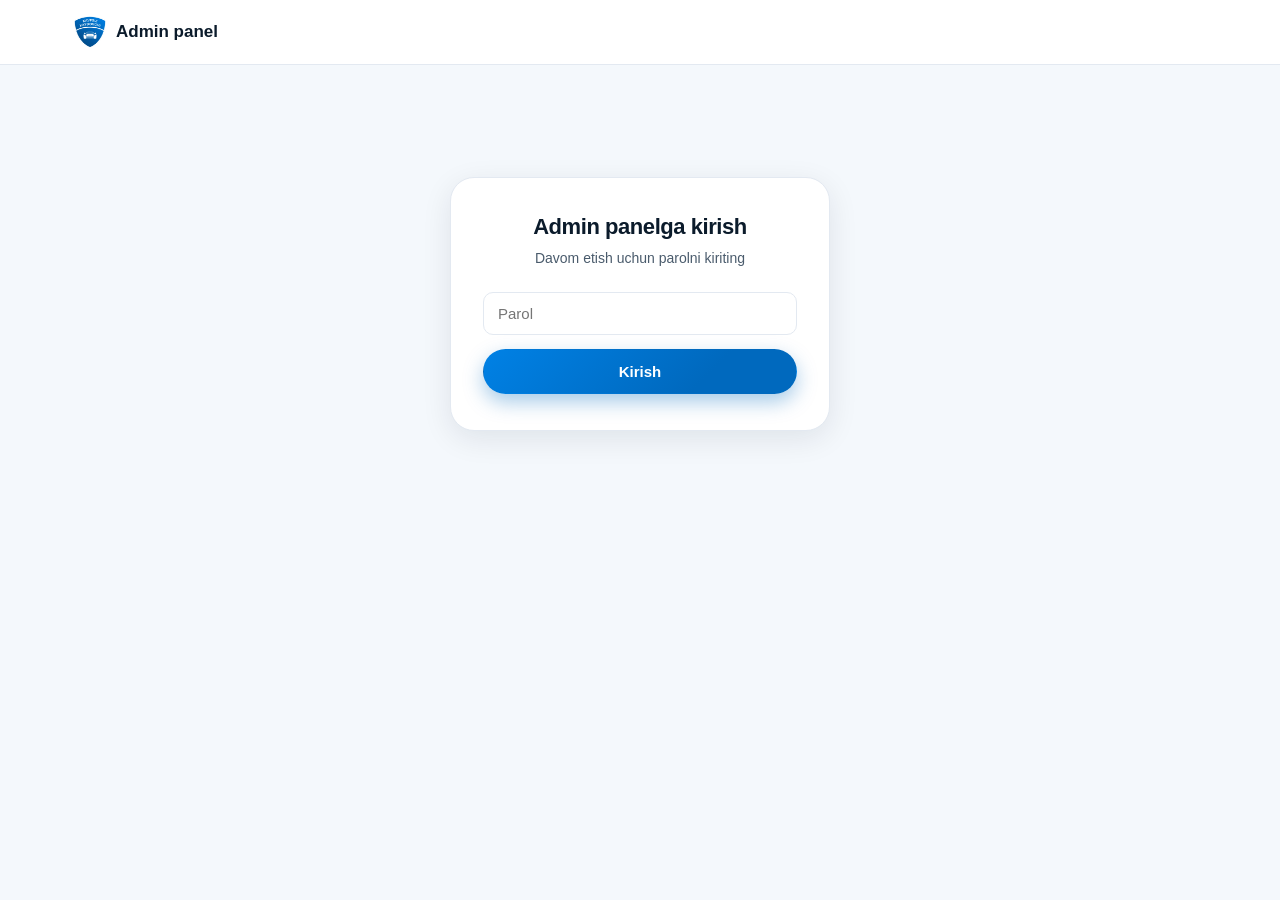
<file: admin.html>
<!DOCTYPE html>
<html lang="uz">
<head>
<meta charset="UTF-8">
<meta name="viewport" content="width=device-width, initial-scale=1.0">
<title>Admin panel — Xavfsiz Haydovchi</title>
<meta name="robots" content="noindex, nofollow">
<link rel="icon" type="image/png" sizes="32x32" href="assets/img/favicon-32.png">
<link rel="stylesheet" href="assets/css/style.css">
<link rel="stylesheet" href="assets/css/admin.css">
</head>
<body class="admin-body">

<header class="admin-header">
  <div class="container">
    <a href="index.html" class="admin-brand">
      <img src="assets/img/shield-header.png" alt="Xavfsiz Haydovchi">
      <span>Admin panel</span>
    </a>
    <span class="admin-logout" id="adminLogout" hidden>Chiqish</span>
  </div>
</header>

<main class="admin-main">
  <div class="container">

    <div class="admin-login" id="adminLogin">
      <h1>Admin panelga kirish</h1>
      <p>Davom etish uchun parolni kiriting</p>
      <form id="adminLoginForm">
        <div class="error" id="adminLoginError"></div>
        <input type="password" id="adminPasswordInput" placeholder="Parol" autocomplete="current-password" required>
        <button type="submit" class="btn btn-primary btn-block">Kirish</button>
      </form>
    </div>

    <div id="adminDashboard" hidden>
      <div class="admin-tabs">
        <button class="admin-tab active" data-panel="panelApplicants" type="button">Arizalar</button>
        <button class="admin-tab" data-panel="panelVideos" type="button">Videolar</button>
        <button class="admin-tab" data-panel="panelOptions" type="button">Sozlamalar</button>
      </div>

      <div class="admin-panel active" id="panelApplicants">
        <div class="admin-card admin-card-applicants">
          <div class="admin-card-head">
            <div>
              <h2>Ro'yxatdan o'tganlar</h2>
              <div class="admin-count" id="applicantsCount"></div>
            </div>
            <div class="admin-filters" id="applicantsFilters" hidden>
              <div class="admin-filter-search">
                <svg viewBox="0 0 24 24" width="16" height="16" fill="none" stroke="currentColor" stroke-width="2"><circle cx="11" cy="11" r="7"/><path d="M21 21l-4.3-4.3"/></svg>
                <input type="search" id="applicantsSearch" class="admin-filter-input" placeholder="Ism, telefon, manzil bo'yicha qidirish...">
              </div>
              <select id="applicantsLavozimFilter" class="admin-filter-select" hidden>
                <option value="">Barcha lavozimlar</option>
              </select>
              <select id="applicantsFilialFilter" class="admin-filter-select" hidden>
                <option value="">Barcha filiallar</option>
              </select>
              <button type="button" class="admin-filter-clear" id="applicantsFilterClear" hidden>Tozalash</button>
            </div>
          </div>
          <div id="applicantsWrap"><div class="admin-empty">Yuklanmoqda...</div></div>
        </div>
      </div>

      <div class="admin-panel" id="panelVideos">
        <div class="admin-card">
          <h2>Video qo'shish</h2>
          <form id="addVideoForm" class="admin-add-video">
            <input type="text" id="addVideoUrl" placeholder="YouTube havolasi (masalan https://youtu.be/...)" required>
            <input type="text" id="addVideoTitle" placeholder="Sarlavha (ixtiyoriy)">
            <button type="submit" class="btn btn-primary">Qo'shish</button>
          </form>
          <div class="admin-msg" id="addVideoMsg"></div>
        </div>
        <br>
        <div class="admin-card">
          <h2>Mavjud videolar</h2>
          <div class="admin-video-grid" id="videoGrid"><div class="admin-empty">Yuklanmoqda...</div></div>
        </div>
      </div>

      <div class="admin-panel" id="panelOptions">
        <div class="admin-card">
          <h2>Filiallar</h2>
          <p class="admin-card-hint">Bu yerga qo'shilgan filiallar "Jamoaga qo'shilish" formasida ko'rinadi.</p>
          <form id="addFilialForm" class="admin-add-inline">
            <input type="text" id="addFilialInput" placeholder="Yangi filial nomi" required>
            <button type="submit" class="btn btn-primary">Qo'shish</button>
          </form>
          <div class="admin-msg" id="addFilialMsg"></div>
          <div class="admin-chip-list" id="filialList"><div class="admin-empty">Yuklanmoqda...</div></div>
        </div>
        <br>
        <div class="admin-card">
          <h2>Lavozimlar</h2>
          <p class="admin-card-hint">Bu yerga qo'shilgan lavozimlar "Jamoaga qo'shilish" formasida ko'rinadi.</p>
          <form id="addLavozimForm" class="admin-add-inline">
            <input type="text" id="addLavozimInput" placeholder="Yangi lavozim nomi" required>
            <button type="submit" class="btn btn-primary">Qo'shish</button>
          </form>
          <div class="admin-msg" id="addLavozimMsg"></div>
          <div class="admin-chip-list" id="lavozimList"><div class="admin-empty">Yuklanmoqda...</div></div>
        </div>
      </div>
    </div>

  </div>
</main>

<script src="assets/js/admin.js"></script>
</body>
</html>
</file>
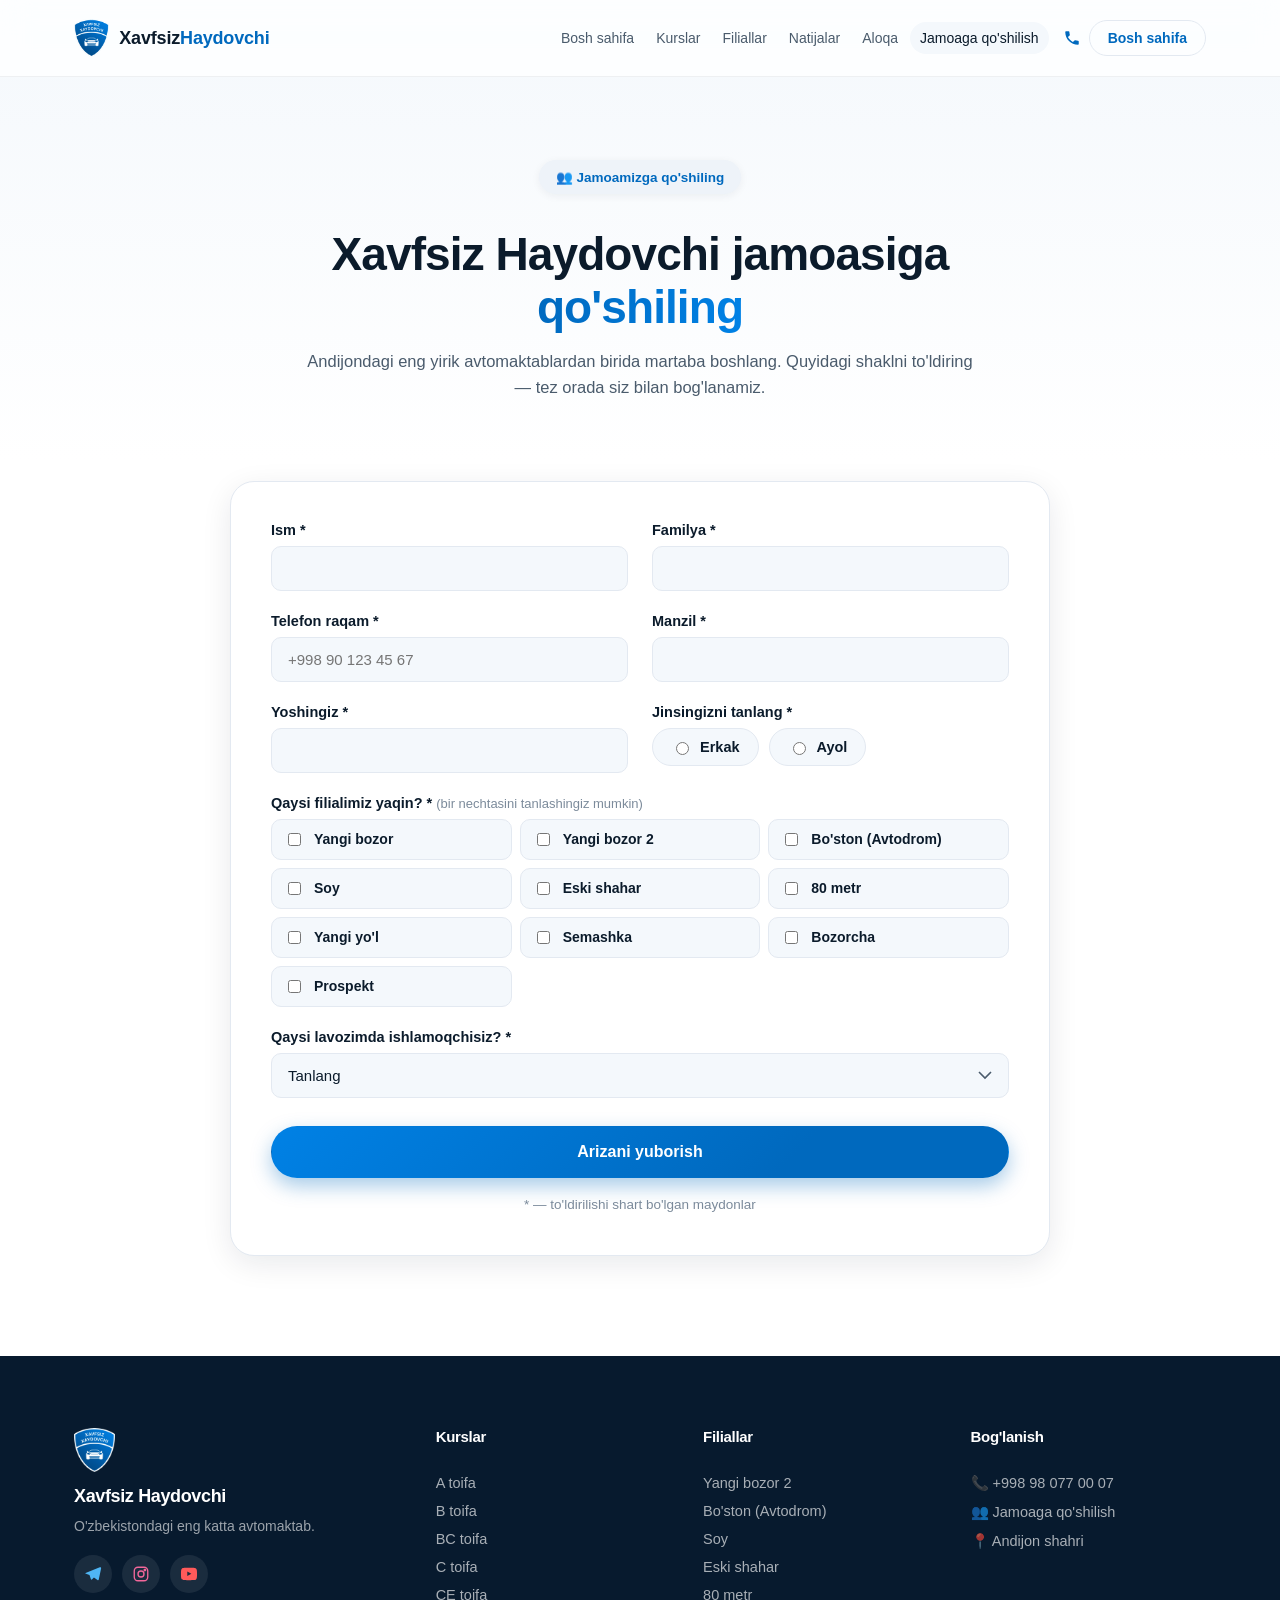
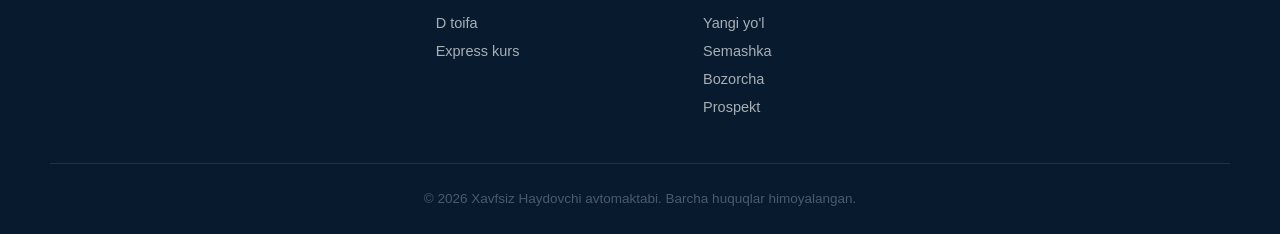
<file: jamoaga-qoshilish.html>
<!DOCTYPE html>
<html lang="uz">
<head>
<meta charset="UTF-8">
<meta name="viewport" content="width=device-width, initial-scale=1.0">
<title>Jamoaga qo'shilish — Xavfsiz Haydovchi</title>
<meta name="description" content="Xavfsiz Haydovchi avtomaktabi jamoasiga qo'shiling — amaliy va nazariy o'qituvchi, administrator, call operator, SMM menejer, mobilograf va tozalov xodimi lavozimlariga ariza qoldiring.">
<link rel="icon" type="image/png" sizes="32x32" href="assets/img/favicon-32.png">
<link rel="icon" type="image/png" sizes="256x256" href="assets/img/favicon.png">
<link rel="apple-touch-icon" href="assets/img/favicon.png">
<link rel="stylesheet" href="assets/css/style.css">
</head>
<body>

<a class="skip-link" href="#main">Asosiy kontentga o'tish</a>

<header class="site-header" id="siteHeader">
  <div class="container header-inner">
    <a href="index.html#top" class="brand">
      <img src="assets/img/shield-header.png" alt="Xavfsiz Haydovchi" class="brand-logo">
      <span class="brand-name">Xavfsiz<em>Haydovchi</em></span>
    </a>

    <nav class="nav" id="mainNav">
      <a href="index.html#top" class="nav-link">Bosh sahifa</a>
      <a href="index.html#kurslar" class="nav-link">Kurslar</a>
      <a href="index.html#filiallar" class="nav-link">Filiallar</a>
      <a href="index.html#natijalar" class="nav-link">Natijalar</a>
      <a href="index.html#aloqa" class="nav-link">Aloqa</a>
      <a href="jamoaga-qoshilish.html" class="nav-link active">Jamoaga qo'shilish</a>
    </nav>

    <div class="header-actions">
      <a href="tel:+998980770007" class="header-phone">
        <svg viewBox="0 0 24 24" class="icon"><path d="M6.6 10.8c1.4 2.8 3.8 5.1 6.6 6.6l2.2-2.2c.3-.3.7-.4 1-.2 1.1.4 2.3.6 3.6.6.6 0 1 .4 1 1V20c0 .6-.4 1-1 1-9.4 0-17-7.6-17-17 0-.6.4-1 1-1h3.5c.6 0 1 .4 1 1 0 1.2.2 2.4.6 3.6.1.4 0 .8-.3 1.1l-2.2 2.1z" fill="currentColor"/></svg>
        <span>+998 98 077 00 07</span>
      </a>
      <a href="index.html#top" class="btn btn-outline btn-sm">Bosh sahifa</a>
    </div>

    <button class="burger" id="burgerBtn" aria-label="Menyu" aria-expanded="false" aria-controls="mainNav">
      <span></span><span></span><span></span>
    </button>
  </div>
</header>

<main id="main">

  <section class="join-hero">
    <div class="container">
      <div class="join-hero-inner reveal reveal-up">
        <span class="eyebrow eyebrow-dark">👥 Jamoamizga qo'shiling</span>
        <h1>Xavfsiz Haydovchi jamoasiga <span class="text-accent">qo'shiling</span></h1>
        <p>Andijondagi eng yirik avtomaktablardan birida martaba boshlang. Quyidagi shaklni to'ldiring — tez orada siz bilan bog'lanamiz.</p>
      </div>
    </div>
  </section>

  <section class="section join-section">
    <div class="container">
      <div class="form-wrap reveal reveal-up">
        <form id="joinForm" class="form-card" novalidate>
          <div class="form-grid">

            <div class="field">
              <label for="ism">Ism *</label>
              <input type="text" id="ism" name="ism" required autocomplete="given-name">
            </div>

            <div class="field">
              <label for="familya">Familya *</label>
              <input type="text" id="familya" name="familya" required autocomplete="family-name">
            </div>

            <div class="field">
              <label for="telefon">Telefon raqam *</label>
              <input type="tel" id="telefon" name="telefon" required placeholder="+998 90 123 45 67" autocomplete="tel">
            </div>

            <div class="field">
              <label for="manzil">Manzil *</label>
              <input type="text" id="manzil" name="manzil" required autocomplete="street-address">
            </div>

            <div class="field">
              <label for="yosh">Yoshingiz *</label>
              <input type="number" id="yosh" name="yosh" required min="16" max="80" inputmode="numeric">
            </div>

            <div class="field">
              <label>Jinsingizni tanlang *</label>
              <div class="radio-row">
                <label class="radio-pill"><input type="radio" name="jins" value="Erkak" required><span>Erkak</span></label>
                <label class="radio-pill"><input type="radio" name="jins" value="Ayol" required><span>Ayol</span></label>
              </div>
            </div>

            <div class="field field-full" id="fld-filial">
              <label>Qaysi filialimiz yaqin? * <span class="field-hint">(bir nechtasini tanlashingiz mumkin)</span></label>
              <div class="checkbox-row">
                <label class="checkbox-pill"><input type="checkbox" name="filial" value="Yangi bozor"><span>Yangi bozor</span></label>
                <label class="checkbox-pill"><input type="checkbox" name="filial" value="Yangi bozor 2"><span>Yangi bozor 2</span></label>
                <label class="checkbox-pill"><input type="checkbox" name="filial" value="Bo'ston (Avtodrom)"><span>Bo'ston (Avtodrom)</span></label>
                <label class="checkbox-pill"><input type="checkbox" name="filial" value="Soy"><span>Soy</span></label>
                <label class="checkbox-pill"><input type="checkbox" name="filial" value="Eski shahar"><span>Eski shahar</span></label>
                <label class="checkbox-pill"><input type="checkbox" name="filial" value="80 metr"><span>80 metr</span></label>
                <label class="checkbox-pill"><input type="checkbox" name="filial" value="Yangi yo'l"><span>Yangi yo'l</span></label>
                <label class="checkbox-pill"><input type="checkbox" name="filial" value="Semashka"><span>Semashka</span></label>
                <label class="checkbox-pill"><input type="checkbox" name="filial" value="Bozorcha"><span>Bozorcha</span></label>
                <label class="checkbox-pill"><input type="checkbox" name="filial" value="Prospekt"><span>Prospekt</span></label>
              </div>
            </div>

            <div class="field field-full">
              <label for="lavozim">Qaysi lavozimda ishlamoqchisiz? *</label>
              <select id="lavozim" name="lavozim" required>
                <option value="" disabled selected>Tanlang</option>
                <option>Amaliy o'qituvchi</option>
                <option>Nazariy o'qituvchi</option>
                <option>Administrator</option>
                <option>Call operator</option>
                <option>SMM menejer</option>
                <option>Mobilograf</option>
                <option>Tozalov xodimi</option>
              </select>
            </div>

            <div class="field field-full conditional-field" id="fld-oldinIshlaganJoy" hidden>
              <label for="oldinIshlaganJoy">Oldin qayerda ishlagansiz? *</label>
              <textarea id="oldinIshlaganJoy" name="oldinIshlaganJoy" rows="3" placeholder="Ish joyi nomini yozing" data-required></textarea>
            </div>

            <div class="field field-full conditional-field" id="fld-shaxsiyMashina" hidden>
              <label>Shaxsiy mashinangiz bormi? *</label>
              <div class="radio-row">
                <label class="radio-pill"><input type="radio" name="shaxsiyMashina" value="Ha" data-required><span>Ha</span></label>
                <label class="radio-pill"><input type="radio" name="shaxsiyMashina" value="Yo'q" data-required><span>Yo'q</span></label>
              </div>
            </div>

            <div class="field field-full conditional-field" id="fld-toifalar" hidden>
              <label>Qaysi toifada pravaga egasiz? *</label>
              <div class="checkbox-row">
                <label class="checkbox-pill"><input type="checkbox" name="toifalar" value="A"><span>A</span></label>
                <label class="checkbox-pill"><input type="checkbox" name="toifalar" value="B"><span>B</span></label>
                <label class="checkbox-pill"><input type="checkbox" name="toifalar" value="C"><span>C</span></label>
                <label class="checkbox-pill"><input type="checkbox" name="toifalar" value="D"><span>D</span></label>
                <label class="checkbox-pill"><input type="checkbox" name="toifalar" value="E"><span>E</span></label>
              </div>
            </div>

            <div class="field field-full conditional-field" id="fld-kompyuterBiladimi" hidden>
              <label>Kompyuterdan foydalanishni bilasizmi? *</label>
              <div class="radio-row">
                <label class="radio-pill"><input type="radio" name="kompyuterBiladimi" value="Ha" data-required><span>Ha</span></label>
                <label class="radio-pill"><input type="radio" name="kompyuterBiladimi" value="Yo'q" data-required><span>Yo'q</span></label>
              </div>
            </div>

            <div class="field field-full conditional-field" id="fld-oldinSohada" hidden>
              <label>Oldin shu sohada ishlaganmisiz? *</label>
              <div class="radio-row">
                <label class="radio-pill"><input type="radio" name="oldinSohada" value="Ha" data-required><span>Ha</span></label>
                <label class="radio-pill"><input type="radio" name="oldinSohada" value="Yo'q" data-required><span>Yo'q</span></label>
              </div>
            </div>

          </div>

          <button type="submit" class="btn btn-primary btn-lg btn-block" id="submitBtn">
            <span class="btn-text">Arizani yuborish</span>
          </button>
          <p class="form-note">* — to'ldirilishi shart bo'lgan maydonlar</p>
        </form>
      </div>
    </div>
  </section>

</main>

<footer class="site-footer">
  <div class="container footer-grid">
    <div class="footer-brand">
      <img src="assets/img/shield-header.png" alt="Xavfsiz Haydovchi" class="brand-logo">
      <h3>Xavfsiz Haydovchi</h3>
      <p>O'zbekistondagi eng katta avtomaktab.</p>
      <div class="footer-social">
        <a class="social-icon-tg" href="https://t.me/s/xavfsiz_xaydovchi" target="_blank" rel="noopener" aria-label="Telegram"><svg viewBox="0 0 24 24" width="18" height="18"><path fill="currentColor" d="M21.05 3.16 2.9 10.24c-1.24.5-1.23 1.19-.23 1.5l4.65 1.45 1.8 5.48c.22.6.11.84.75.84.5 0 .72-.23 1-.5l2.4-2.33 4.7 3.47c.87.48 1.5.23 1.72-.8l3.1-14.6c.3-1.27-.48-1.84-1.74-1.6z"/><path fill="#fff" fill-opacity=".001" d="M0 0h24v24H0z"/></svg></a>
        <a class="social-icon-ig" href="https://www.instagram.com/avtomaktab_andijon/" target="_blank" rel="noopener" aria-label="Instagram"><svg viewBox="0 0 24 24" width="18" height="18" fill="none" stroke="currentColor" stroke-width="1.8"><rect x="3" y="3" width="18" height="18" rx="5"/><circle cx="12" cy="12" r="4"/><circle cx="17.2" cy="6.8" r="1"/></svg></a>
        <a class="social-icon-yt" href="https://www.youtube.com/@avtomaktab_andijon" target="_blank" rel="noopener" aria-label="YouTube"><svg viewBox="0 0 24 24" width="18" height="18"><path fill="currentColor" d="M22.5 7.2s-.2-1.6-.9-2.3c-.8-.9-1.8-.9-2.2-1C16.4 3.7 12 3.7 12 3.7h0s-4.4 0-7.4.2c-.4 0-1.4.1-2.2 1C1.7 5.6 1.5 7.2 1.5 7.2S1.3 9 1.3 10.9v2.1c0 1.9.2 3.7.2 3.7s.2 1.6.9 2.3c.8.9 1.9.9 2.4 1 1.7.2 7.2.2 7.2.2s4.4 0 7.4-.2c.4 0 1.4-.1 2.2-1 .7-.7.9-2.3.9-2.3s.2-1.9.2-3.7v-2.1c0-1.9-.2-3.7-.2-3.7zM9.7 14.6V8.7l5.5 3-5.5 2.9z"/></svg></a>
      </div>
    </div>

    <div class="footer-col">
      <h4>Kurslar</h4>
      <a href="index.html#kurslar">A toifa</a>
      <a href="index.html#kurslar">B toifa</a>
      <a href="index.html#kurslar">BC toifa</a>
      <a href="index.html#kurslar">C toifa</a>
      <a href="index.html#kurslar">CE toifa</a>
      <a href="index.html#kurslar">D toifa</a>
      <a href="index.html#kurslar">Express kurs</a>
    </div>

    <div class="footer-col">
      <h4>Filiallar</h4>
      <a href="index.html#filiallar">Yangi bozor 2</a>
      <a href="index.html#filiallar">Bo'ston (Avtodrom)</a>
      <a href="index.html#filiallar">Soy</a>
      <a href="index.html#filiallar">Eski shahar</a>
      <a href="index.html#filiallar">80 metr</a>
      <a href="index.html#filiallar">Yangi yo'l</a>
      <a href="index.html#filiallar">Semashka</a>
      <a href="index.html#filiallar">Bozorcha</a>
      <a href="index.html#filiallar">Prospekt</a>
    </div>

    <div class="footer-col">
      <h4>Bog'lanish</h4>
      <a href="tel:+998980770007">📞 +998 98 077 00 07</a>
      <a href="jamoaga-qoshilish.html">👥 Jamoaga qo'shilish</a>
      <span class="footer-address">📍 Andijon shahri</span>
    </div>
  </div>

  <div class="container footer-bottom">
    <p>© <span id="year"></span> Xavfsiz Haydovchi avtomaktabi. Barcha huquqlar himoyalangan.</p>
  </div>
</footer>

<div class="success-overlay" id="successOverlay" aria-hidden="true">
  <div class="success-card">
    <div class="success-check">
      <svg viewBox="0 0 80 80"><circle class="success-check-circle" cx="40" cy="40" r="36"/><path class="success-check-mark" d="M24 42l11 11 21-23"/></svg>
    </div>
    <h3>Ariza qabul qilindi!</h3>
    <p>Siz bilan tez orada bog'lanamiz</p>
  </div>
</div>

<button id="backToTop" class="back-to-top" aria-label="Yuqoriga">↑</button>

<script src="assets/js/main.js"></script>
<script src="assets/js/join.js"></script>

</body>
</html>
</file>
<file: assets/css/style.css>
/* =========================================================
   Xavfsiz Haydovchi — design tokens
   ========================================================= */
:root{
  --blue-bright:#0081e5;
  --blue:#0069be;
  --blue-deep:#004a87;
  --blue-ink:#00335f;
  --navy:#071a2e;
  --navy-2:#0b2545;

  --accent:#f5a623;

  --ink:#0b1b2b;
  --ink-soft:#4a5b6c;
  --ink-faint:#7c8b9b;

  --surface:#ffffff;
  --surface-alt:#f4f8fc;
  --surface-dim:#eef3f9;
  --border:#e3e9f1;

  --radius-sm:10px;
  --radius:16px;
  --radius-lg:24px;

  --shadow-sm:0 2px 8px rgba(11,27,43,.06);
  --shadow:0 8px 30px rgba(11,27,43,.09);
  --shadow-lg:0 20px 60px rgba(6,30,60,.18);

  --font: -apple-system, BlinkMacSystemFont, "SF Pro Display", "SF Pro Text", "Segoe UI", Roboto, Helvetica, Arial, sans-serif;

  --container:1180px;
  --ease:cubic-bezier(.16,1,.3,1);
}

*,*::before,*::after{box-sizing:border-box;}
html{scroll-behavior:smooth; scroll-padding-top:88px;}
body{
  margin:0;
  font-family:var(--font);
  color:var(--ink);
  background:var(--surface);
  -webkit-font-smoothing:antialiased;
  text-rendering:optimizeLegibility;
  overflow-x:hidden;
}
img{max-width:100%; display:block;}
a{color:inherit; text-decoration:none;}
ul{list-style:none; margin:0; padding:0;}
h1,h2,h3,h4{margin:0; line-height:1.15; letter-spacing:-0.02em; font-weight:700;}
p{margin:0; color:var(--ink-soft); line-height:1.6;}

.container{
  max-width:var(--container);
  margin:0 auto;
  padding:0 24px;
}

.skip-link{
  position:absolute; left:-999px; top:0; background:var(--blue); color:#fff;
  padding:12px 18px; border-radius:0 0 8px 0; z-index:9999;
}
.skip-link:focus{ left:0; }

/* =========================================================
   Page loader
   ========================================================= */
.page-loader{
  position:fixed; inset:0; z-index:9999;
  background:linear-gradient(135deg, var(--navy), var(--blue-deep));
  display:flex; align-items:center; justify-content:center;
  transition:opacity .5s ease, visibility .5s ease;
}
.page-loader img{ width:72px; animation:loaderPulse 1.1s ease-in-out infinite; }
.page-loader.is-hidden{ opacity:0; visibility:hidden; pointer-events:none; }
@keyframes loaderPulse{
  0%,100%{ transform:scale(1); opacity:1; }
  50%{ transform:scale(1.12); opacity:.7; }
}

/* =========================================================
   Buttons
   ========================================================= */
.btn{
  display:inline-flex; align-items:center; justify-content:center; gap:8px;
  font-family:var(--font); font-weight:600; font-size:15px;
  padding:13px 24px; border-radius:999px; border:1.5px solid transparent;
  cursor:pointer; transition:transform .2s var(--ease), box-shadow .2s var(--ease), background .2s ease, border-color .2s ease, color .2s ease;
  white-space:nowrap; position:relative;
}
.btn:active{ transform:scale(.96); }
.btn:hover{ transform:translateY(-2px); }
.btn-primary{
  background:linear-gradient(135deg, var(--blue-bright), var(--blue) 70%);
  color:#fff;
  box-shadow:0 8px 20px rgba(0,105,190,.35);
}
.btn-primary:hover{ box-shadow:0 14px 30px rgba(0,105,190,.48); }
.btn-outline{
  background:transparent; color:var(--blue); border-color:var(--border);
}
.btn-outline:hover{ border-color:var(--blue); background:var(--surface-alt); }
.btn-ghost{
  background:rgba(255,255,255,.08); color:var(--ink); border-color:var(--border);
}
.btn-ghost:hover{ background:var(--surface-alt); }
.btn-ghost-light{
  background:rgba(255,255,255,.12); color:#fff; border-color:rgba(255,255,255,.35);
}
.btn-ghost-light:hover{ background:rgba(255,255,255,.2); }
.btn-sm{ padding:9px 18px; font-size:14px; }
.btn-lg{ padding:16px 30px; font-size:16px; }
.btn-block{ width:100%; }

.btn-pulse::after{
  content:""; position:absolute; inset:0; border-radius:999px;
  box-shadow:0 0 0 0 rgba(0,105,190,.5);
  animation:btnPulse 2.4s ease-out infinite;
  pointer-events:none;
}
@keyframes btnPulse{
  0%{ box-shadow:0 0 0 0 rgba(0,105,190,.45); }
  70%{ box-shadow:0 0 0 16px rgba(0,105,190,0); }
  100%{ box-shadow:0 0 0 0 rgba(0,105,190,0); }
}

/* =========================================================
   Header
   ========================================================= */
.site-header{
  position:fixed; top:0; left:0; right:0; z-index:1000;
  background:rgba(255,255,255,.78);
  backdrop-filter:saturate(180%) blur(14px);
  -webkit-backdrop-filter:saturate(180%) blur(14px);
  border-bottom:1px solid rgba(11,27,43,.06);
  transition:transform .35s var(--ease), box-shadow .35s ease;
}
.site-header.header-hidden{ transform:translateY(-100%); }
.site-header.scrolled{ box-shadow:0 2px 20px rgba(11,27,43,.06); }
.header-inner{
  display:flex; align-items:center; gap:24px;
  height:76px;
}
.brand{ display:flex; align-items:center; gap:10px; margin-right:auto; }
.brand-logo{ height:38px; width:auto; transition:transform .3s var(--ease); }
.brand:hover .brand-logo{ transform:rotate(-6deg) scale(1.06); }
.brand-name{ font-weight:700; font-size:18px; letter-spacing:-0.01em; }
.brand-name em{ font-style:normal; color:var(--blue); }

.nav{ display:flex; align-items:center; gap:8px; }
.nav-link{
  padding:10px 14px; border-radius:999px; font-weight:500; font-size:14.5px;
  color:var(--ink-soft); transition:background .15s ease, color .15s ease; position:relative;
}
.nav-link:hover, .nav-link.active{ background:var(--surface-alt); color:var(--ink); }

.header-actions{ display:flex; align-items:center; gap:14px; }
.header-phone{
  display:flex; align-items:center; gap:8px; font-weight:600; font-size:14.5px; color:var(--ink);
}
.header-phone .icon{ width:18px; height:18px; color:var(--blue); }

.burger{
  display:none; flex-direction:column; justify-content:center; gap:5px;
  width:40px; height:40px; border:none; background:none; cursor:pointer; padding:0;
}
.burger span{
  display:block; width:22px; height:2px; background:var(--ink); margin:0 auto;
  transition:transform .25s ease, opacity .25s ease;
}
.burger[aria-expanded="true"] span:nth-child(1){ transform:translateY(7px) rotate(45deg); }
.burger[aria-expanded="true"] span:nth-child(2){ opacity:0; }
.burger[aria-expanded="true"] span:nth-child(3){ transform:translateY(-7px) rotate(-45deg); }

/* =========================================================
   Hero
   ========================================================= */
.hero{
  position:relative;
  padding:168px 0 96px;
  overflow:hidden;
  background:linear-gradient(180deg, var(--surface-alt) 0%, #fff 100%);
}
.hero-bg{ position:absolute; inset:0; z-index:0; }
.hero-blob{
  position:absolute; border-radius:50%; filter:blur(60px); opacity:.35;
  animation:blobDrift 16s var(--ease) infinite alternate;
}
.hero-blob-1{
  width:520px; height:520px; top:-180px; right:-120px;
  background:radial-gradient(circle at 30% 30%, var(--blue-bright), transparent 70%);
}
.hero-blob-2{
  width:420px; height:420px; bottom:-200px; left:-160px;
  background:radial-gradient(circle at 30% 30%, var(--blue-deep), transparent 70%);
  opacity:.2; animation-duration:20s; animation-delay:-4s;
}
.hero-blob-3{
  width:300px; height:300px; top:30%; left:38%;
  background:radial-gradient(circle at 40% 40%, var(--accent), transparent 70%);
  opacity:.12; animation-duration:24s; animation-delay:-9s;
}
@keyframes blobDrift{
  0%{ transform:translate(0,0) scale(1); }
  50%{ transform:translate(-24px, 22px) scale(1.08); }
  100%{ transform:translate(18px,-16px) scale(.96); }
}
.hero-grid{
  position:absolute; inset:0;
  background-image:
    linear-gradient(rgba(11,27,43,.035) 1px, transparent 1px),
    linear-gradient(90deg, rgba(11,27,43,.035) 1px, transparent 1px);
  background-size:56px 56px;
  mask-image:radial-gradient(ellipse 70% 60% at 50% 20%, black, transparent 75%);
}
.hero-particles{ position:absolute; inset:0; overflow:hidden; }
.hero-particles span{
  position:absolute; bottom:-10%; width:5px; height:5px; border-radius:50%;
  background:var(--blue-bright); opacity:.35;
  animation:particleRise linear infinite;
}
@keyframes particleRise{
  0%{ transform:translateY(0) translateX(0); opacity:0; }
  10%{ opacity:.5; }
  90%{ opacity:.3; }
  100%{ transform:translateY(-620px) translateX(var(--drift, 40px)); opacity:0; }
}

.hero-inner{
  position:relative; z-index:1;
  display:grid; grid-template-columns:1.05fr .95fr; gap:48px; align-items:center;
}

.eyebrow{
  display:inline-flex; align-items:center; gap:6px;
  background:#fff; border:1px solid var(--border);
  padding:8px 16px; border-radius:999px; font-size:13.5px; font-weight:600; color:var(--blue);
  box-shadow:var(--shadow-sm);
}
.eyebrow-dark{ background:var(--surface-dim); border-color:transparent; margin-bottom:16px; }

.hero-copy h1{
  font-size:clamp(36px, 5vw, 58px);
  margin:20px 0 20px;
  color:var(--ink);
}
.text-accent{
  background:linear-gradient(100deg, var(--blue), var(--blue-bright), var(--blue));
  background-size:200% auto;
  -webkit-background-clip:text; background-clip:text; color:transparent;
  animation:shine 6s linear infinite;
}
@keyframes shine{
  0%{ background-position:0% 50%; }
  100%{ background-position:200% 50%; }
}
.hero-lead{ font-size:18px; max-width:520px; margin-bottom:32px; }
.hero-cta{ display:flex; gap:14px; flex-wrap:wrap; margin-bottom:36px; }

.hero-trust{ display:flex; gap:28px; flex-wrap:wrap; }
.hero-trust li{ font-size:14px; color:var(--ink-soft); }
.hero-trust strong{ color:var(--ink); font-weight:700; }

.hero-art{ position:relative; display:flex; align-items:center; justify-content:center; min-height:420px; }
.hero-art-inner{ position:relative; display:flex; align-items:center; justify-content:center; width:100%; height:100%; transition:transform .25s var(--ease); }
.hero-art-glow{
  position:absolute; width:380px; height:380px; border-radius:50%;
  background:radial-gradient(circle, rgba(0,129,229,.28), transparent 70%);
  filter:blur(10px);
  animation:glowPulse 4s ease-in-out infinite;
}
@keyframes glowPulse{
  0%,100%{ transform:scale(1); opacity:1; }
  50%{ transform:scale(1.1); opacity:.75; }
}
.hero-art-ring{
  position:absolute; width:340px; height:340px; border-radius:50%;
  border:1.5px dashed rgba(0,105,190,.25);
  animation:ringSpin 30s linear infinite;
}
@keyframes ringSpin{ to{ transform:rotate(360deg); } }
.hero-shield{
  position:relative; width:min(320px, 74%);
  filter:drop-shadow(0 30px 50px rgba(0,74,135,.35));
  animation:float 6s ease-in-out infinite;
  will-change:transform;
}
@keyframes float{ 0%,100%{ transform:translateY(0) rotate(0deg);} 50%{ transform:translateY(-16px) rotate(1.5deg);} }

.float-card{
  position:absolute; display:flex; align-items:center; gap:10px;
  background:#fff; border-radius:16px; padding:12px 16px;
  box-shadow:var(--shadow-lg); border:1px solid var(--border);
  font-size:12.5px;
}
.float-card strong{ display:block; font-size:15px; color:var(--ink); }
.float-card small{ color:var(--ink-faint); }
.float-card-icon{ font-size:18px; }
.float-card-1{ top:8%; left:-4%; animation:float 5s ease-in-out infinite; }
.float-card-2{ bottom:10%; right:-6%; animation:float 5.5s ease-in-out infinite reverse; }

.hero-scroll-cue{
  position:relative; z-index:1; display:flex; justify-content:center; margin-top:56px;
}
.hero-scroll-cue span{
  width:26px; height:42px; border:1.5px solid var(--ink-faint); border-radius:14px; position:relative; display:block;
}
.hero-scroll-cue span::before{
  content:""; position:absolute; top:8px; left:50%; width:4px; height:8px; border-radius:2px;
  background:var(--blue); transform:translateX(-50%);
  animation:scrollCue 1.8s ease infinite;
}
@keyframes scrollCue{
  0%{ opacity:1; top:8px; }
  70%{ opacity:0; top:20px; }
  100%{ opacity:0; top:8px; }
}

/* =========================================================
   Entrance animation (hero, on load)
   ========================================================= */
.anim-in{
  opacity:0; transform:translateY(26px);
  animation:animIn .8s var(--ease) forwards;
  animation-delay:calc(var(--d, 0) * .12s + .1s);
}
@keyframes animIn{ to{ opacity:1; transform:translateY(0); } }

/* =========================================================
   Stats
   ========================================================= */
.stats{
  background:linear-gradient(120deg, var(--navy) 0%, var(--blue-ink) 55%, var(--blue-deep) 100%);
  padding:52px 0;
}
.stats-grid{
  display:grid; grid-template-columns:repeat(4, 1fr); gap:24px;
}
.stat-tile{
  display:flex; flex-direction:column; align-items:flex-start; gap:6px;
  color:#fff; padding:0 20px; border-left:1px solid rgba(255,255,255,.14);
}
.stat-tile:first-child{ border-left:none; padding-left:0; }
.stat-num{ font-size:40px; font-weight:800; letter-spacing:-0.02em; color:#fff; }
.stat-label{ font-size:14px; color:rgba(255,255,255,.72); }
.stat-tile-text{ justify-content:center; }
.stat-icon{ font-size:28px; margin-bottom:4px; }

/* =========================================================
   Sections
   ========================================================= */
.section{ padding:100px 0; }
.section-alt{ background:var(--surface-alt); }
.section-head{ max-width:640px; margin:0 auto 56px; text-align:center; }
.section-head h2{ font-size:clamp(28px, 3.4vw, 38px); margin-bottom:14px; }
.section-head p{ font-size:16.5px; }
.section-head .eyebrow-dark{ display:inline-flex; }

/* Why us */
.features-grid{ display:grid; grid-template-columns:repeat(4, 1fr); gap:24px; }
.feature-card{
  background:#fff; border:1px solid var(--border); border-radius:var(--radius);
  padding:32px 26px; transition:transform .35s var(--ease), box-shadow .35s var(--ease), border-color .35s ease;
}
.feature-card:hover{ transform:translateY(-8px); box-shadow:var(--shadow-lg); border-color:transparent; }
.feature-icon{
  width:52px; height:52px; display:flex; align-items:center; justify-content:center;
  font-size:24px; border-radius:14px;
  background:linear-gradient(135deg, var(--blue-bright), var(--blue));
  margin-bottom:18px; transition:transform .35s var(--ease);
}
.feature-card:hover .feature-icon{ transform:scale(1.12) rotate(-6deg); }
.feature-card h3{ font-size:17px; margin-bottom:10px; }
.feature-card p{ font-size:14.5px; }

/* Courses */
.courses-grid{ display:grid; grid-template-columns:repeat(4, 1fr); gap:22px; }
.course-card{
  position:relative;
  background:#fff; border:1px solid var(--border); border-radius:var(--radius);
  padding:28px 24px; display:flex; flex-direction:column; gap:16px;
  transition:transform .35s var(--ease), box-shadow .35s var(--ease), border-color .35s ease;
}
.course-card::before{
  content:""; position:absolute; inset:0; border-radius:inherit; background:linear-gradient(115deg, transparent 40%, rgba(0,129,229,.14) 50%, transparent 60%);
  background-size:250% 250%; background-position:120% 0; opacity:0; transition:opacity .3s ease;
  pointer-events:none;
}
.course-card:hover{ transform:translateY(-8px); box-shadow:var(--shadow-lg); border-color:transparent; }
.course-card:hover::before{ opacity:1; animation:sheen 1.1s ease; }
@keyframes sheen{
  0%{ background-position:120% 0; }
  100%{ background-position:-20% 0; }
}
.course-card-featured{
  background:linear-gradient(160deg, #fff 0%, var(--surface-alt) 100%);
  border-color:var(--blue-bright);
  box-shadow:0 12px 34px rgba(0,105,190,.16);
}
.course-ribbon{
  position:absolute; top:-12px; left:24px;
  background:var(--blue); color:#fff; font-size:12px; font-weight:700;
  padding:5px 12px; border-radius:999px; box-shadow:var(--shadow-sm);
}
.course-ribbon-accent{ background:var(--accent); }
.course-top{ display:flex; align-items:center; gap:10px; }
.course-badge{
  width:38px; height:38px; border-radius:10px; display:flex; align-items:center; justify-content:center;
  font-weight:800; font-size:14px; color:#fff;
  background:linear-gradient(135deg, var(--blue-bright), var(--blue-deep));
  transition:transform .35s var(--ease);
}
.course-card:hover .course-badge{ transform:scale(1.1) rotate(-8deg); }
.course-type{ font-size:13px; color:var(--ink-faint); font-weight:500; }
.course-card h3{ font-size:20px; }
.course-price{ font-size:24px; font-weight:800; color:var(--ink); }
.course-price span{ font-size:14px; font-weight:500; color:var(--ink-faint); }

/* Branches */
.branches-layout{ display:grid; grid-template-columns:.9fr 1.1fr; gap:24px; align-items:stretch; }
.branches-list{ display:flex; flex-direction:column; gap:12px; }
.branch-card{
  display:flex; align-items:center; gap:14px;
  background:#fff; border:1px solid var(--border); border-radius:14px;
  padding:16px 18px; transition:border-color .2s ease, box-shadow .2s ease, transform .2s var(--ease);
}
.branch-card:hover{ border-color:var(--blue-bright); box-shadow:var(--shadow-sm); transform:translateX(6px); }
.branch-pin{ font-size:20px; }
.branch-name{ font-weight:600; flex:1; }
.branch-name small{ color:var(--ink-faint); font-weight:500; }
.branch-go{ font-size:13px; color:var(--blue); font-weight:600; white-space:nowrap; }
.branches-map{
  border-radius:var(--radius); overflow:hidden; border:1px solid var(--border);
  min-height:420px; box-shadow:var(--shadow-sm);
}
.branches-map iframe{ width:100%; height:100%; min-height:420px; border:0; }

/* Social */
.social-grid{ display:grid; grid-template-columns:repeat(3, 1fr); gap:24px; }
.social-card{
  background:#fff; border:1px solid var(--border); border-radius:var(--radius);
  padding:32px 26px; transition:transform .35s var(--ease), box-shadow .35s var(--ease);
}
.social-card:hover{ transform:translateY(-8px); box-shadow:var(--shadow); }
.social-icon{
  width:52px; height:52px; display:flex; align-items:center; justify-content:center;
  font-size:24px; border-radius:14px; margin-bottom:18px; background:var(--surface-alt);
  transition:transform .35s var(--ease);
}
.social-card:hover .social-icon{ transform:scale(1.12) rotate(6deg); }
.social-card h3{ font-size:18px; margin-bottom:8px; }
.social-card p{ font-size:14.5px; margin-bottom:16px; }
.social-link{ font-size:14px; font-weight:700; color:var(--blue); }
.social-icon svg{ display:block; }
.social-icon-tg{ color:#29a9eb; }
.social-icon-ig{ color:#e1306c; }
.social-icon-yt{ color:#ff0000; }

/* CTA */
.cta-section{
  position:relative; overflow:hidden;
  background:linear-gradient(120deg, var(--blue-deep) 0%, var(--navy) 100%);
  padding:90px 0;
}
.cta-bg{
  position:absolute; inset:-40%; z-index:0;
  background:radial-gradient(circle at 30% 30%, rgba(0,129,229,.35), transparent 60%),
             radial-gradient(circle at 70% 70%, rgba(245,166,35,.14), transparent 55%);
  animation:blobDrift 18s var(--ease) infinite alternate;
}
.cta-inner{ position:relative; z-index:1; text-align:center; max-width:640px; margin:0 auto; }
.cta-inner h2{ color:#fff; font-size:clamp(26px,3.2vw,36px); margin-bottom:14px; }
.cta-inner p{ color:rgba(255,255,255,.78); margin-bottom:32px; font-size:16.5px; }
.cta-actions{ display:flex; gap:14px; justify-content:center; flex-wrap:wrap; }

/* =========================================================
   Footer
   ========================================================= */
.site-footer{ background:var(--navy); color:rgba(255,255,255,.75); padding:72px 0 0; }
.footer-grid{
  display:grid; grid-template-columns:1.4fr 1fr 1fr 1fr; gap:32px;
  padding-bottom:48px; border-bottom:1px solid rgba(255,255,255,.1);
}
.footer-brand .brand-logo{ height:44px; margin-bottom:14px; }
.footer-brand h3{ color:#fff; font-size:18px; margin-bottom:8px; }
.footer-brand p{ color:rgba(255,255,255,.6); font-size:14px; margin-bottom:18px; }
.footer-social{ display:flex; gap:10px; }
.footer-social a{
  width:38px; height:38px; border-radius:50%; background:rgba(255,255,255,.08);
  display:flex; align-items:center; justify-content:center; font-size:16px;
  transition:background .2s ease, transform .2s var(--ease);
}
.footer-social a:hover{ background:var(--blue); transform:translateY(-3px); }
.footer-social a{ color:rgba(255,255,255,.85); }
.footer-social a:hover{ color:#fff; }
.footer-social a.social-icon-tg{ color:#4fb6f5; }
.footer-social a.social-icon-ig{ color:#f2679a; }
.footer-social a.social-icon-yt{ color:#ff5a5a; }
.footer-social a.social-icon-tg:hover,
.footer-social a.social-icon-ig:hover,
.footer-social a.social-icon-yt:hover{ color:#fff; }
.footer-col h4{ color:#fff; font-size:15px; margin-bottom:18px; }
.footer-col{ display:flex; flex-direction:column; gap:12px; font-size:14.5px; }
.footer-col a{ color:rgba(255,255,255,.65); transition:color .15s ease; }
.footer-col a:hover{ color:#fff; }
.footer-address{ color:rgba(255,255,255,.65); }
.footer-bottom{ padding:24px; text-align:center; font-size:13.5px; color:rgba(255,255,255,.45); }

/* =========================================================
   Mobile sticky bar / back to top
   ========================================================= */
.mobile-bar{
  display:none; position:fixed; bottom:0; left:0; right:0; z-index:900;
  background:#fff; border-top:1px solid var(--border);
  padding:10px 14px; gap:10px;
  box-shadow:0 -6px 20px rgba(11,27,43,.08);
  padding-bottom:calc(10px + env(safe-area-inset-bottom));
}
.mobile-bar-btn{
  flex:1; text-align:center; padding:12px; border-radius:12px; font-weight:600; font-size:14px;
  background:var(--surface-alt); color:var(--ink);
}
.mobile-bar-btn-primary{ background:var(--blue); color:#fff; }

.back-to-top{
  position:fixed; right:20px; bottom:20px; z-index:900;
  width:44px; height:44px; border-radius:50%; border:1px solid var(--border);
  background:#fff; color:var(--blue); font-size:18px; cursor:pointer;
  box-shadow:var(--shadow-sm); opacity:0; visibility:hidden; transform:translateY(10px);
  transition:opacity .2s ease, transform .2s var(--ease), visibility .2s ease, background .2s ease, color .2s ease;
}
.back-to-top:hover{ background:var(--blue); color:#fff; transform:translateY(-3px); }
.back-to-top.visible{ opacity:1; visibility:visible; transform:translateY(0); }

/* =========================================================
   Reveal on scroll
   ========================================================= */
.reveal{ opacity:0; transition:opacity .7s var(--ease), transform .7s var(--ease); transition-delay:var(--rd, 0s); }
.reveal-up{ transform:translateY(32px); }
.reveal-left{ transform:translateX(-40px); }
.reveal-right{ transform:translateX(40px); }
.reveal.visible{ opacity:1; transform:translate(0,0); }

/* =========================================================
   Header: compact layout for medium desktop widths
   (prevents nav/buttons from wrapping before the burger takes over)
   ========================================================= */
@media (max-width: 1360px){
  .header-inner{ gap:14px; }
  .nav{ gap:2px; }
  .nav-link{ padding:8px 10px; font-size:14px; }
  .header-phone span{ display:none; }
  .header-actions{ gap:8px; }
}

/* =========================================================
   Responsive
   ========================================================= */
@media (max-width: 980px){
  .nav{ display:none; }
  .header-phone span{ display:none; }
  .burger{ display:flex; }

  .nav{
    position:fixed; top:76px; left:0; right:0; z-index:1500;
    height:calc(100vh - 76px); height:calc(100dvh - 76px);
    background:#fff; flex-direction:column; align-items:stretch; gap:4px;
    padding:16px; transform:translateX(100%); transition:transform .3s var(--ease);
    overflow-y:auto;
  }
  .nav.active{ display:flex; transform:translateX(0); }
  .nav-link{ padding:16px 18px; font-size:16px; border-radius:12px; }

  .hero-inner{ grid-template-columns:1fr; }
  .hero-art{ order:-1; min-height:280px; }
  .float-card{ display:none; }

  .hero-copy{ text-align:center; }
  .hero-copy .eyebrow{ margin-left:auto; margin-right:auto; }
  .hero-cta{ justify-content:center; }
  .hero-trust{ justify-content:center; }

  .stats-grid{ grid-template-columns:repeat(2, 1fr); row-gap:28px; }
  .stat-tile{ border-left:none !important; padding-left:0 !important; }

  .features-grid{ grid-template-columns:repeat(2, 1fr); }
  .courses-grid{ grid-template-columns:repeat(2, 1fr); }
  .branches-layout{ grid-template-columns:1fr; }
  .branches-map{ min-height:320px; order:-1; }
  .social-grid{ grid-template-columns:1fr; }

  .footer-grid{ grid-template-columns:1fr 1fr; }

  .mobile-bar{ display:flex; }
  body{ padding-bottom:70px; }
}

@media (max-width: 620px){
  .header-actions .btn-sm{ display:none; }
  .hero{ padding:140px 0 72px; }
  .hero-cta{ flex-direction:column; align-items:stretch; }
  .hero-cta .btn{ width:100%; }
  .hero-trust{ gap:16px 22px; }
  .section{ padding:72px 0; }
  .features-grid{ grid-template-columns:1fr; }
  .courses-grid{ grid-template-columns:1fr; }
  .footer-grid{ grid-template-columns:1fr; gap:36px; }
  .stats-grid{ grid-template-columns:1fr 1fr; }
}

/* =========================================================
   Reduced motion
   ========================================================= */
@media (prefers-reduced-motion: reduce){
  *, *::before, *::after{
    animation-duration:.001ms !important; animation-iteration-count:1 !important;
    transition-duration:.001ms !important; scroll-behavior:auto !important;
  }
  .anim-in{ opacity:1; transform:none; }
  .reveal{ opacity:1; transform:none; }
}

/* =========================================================
   Jamoaga qo'shilish (join the team) page
   ========================================================= */
.join-hero{
  padding:160px 0 60px;
  background:linear-gradient(180deg, var(--surface-alt), var(--surface) 100%);
  text-align:center;
}
.join-hero-inner{ max-width:680px; margin:0 auto; }
.join-hero-inner h1{ font-size:clamp(32px, 4.4vw, 46px); margin:18px 0 14px; color:var(--ink); }
.join-hero-inner p{ font-size:16.5px; }

.join-section{ padding-top:20px; }
.form-wrap{ max-width:820px; margin:0 auto; }
.form-card{
  background:#fff; border:1px solid var(--border); border-radius:var(--radius-lg);
  padding:40px; box-shadow:var(--shadow);
}
.form-grid{ display:grid; grid-template-columns:1fr 1fr; gap:22px 24px; margin-bottom:28px; }
.field{ display:flex; flex-direction:column; gap:8px; }
.field-full{ grid-column:1 / -1; }
.field label{ font-weight:600; font-size:14.5px; color:var(--ink); }
.field-hint{ font-weight:400; color:var(--ink-faint); font-size:13px; }
.field input[type="text"],
.field input[type="tel"],
.field input[type="number"],
.field select,
.field textarea{
  font-family:var(--font); font-size:15px; color:var(--ink);
  padding:13px 16px; border-radius:var(--radius-sm); border:1.5px solid var(--border);
  background:var(--surface-alt); transition:border-color .2s ease, background .2s ease, box-shadow .2s ease;
  width:100%;
}
.field textarea{ resize:vertical; min-height:88px; }
.field input:focus, .field select:focus, .field textarea:focus{
  outline:none; border-color:var(--blue); background:#fff; box-shadow:0 0 0 4px rgba(0,105,190,.12);
}
.field select{
  appearance:none; cursor:pointer;
  background-image:url("data:image/svg+xml;utf8,<svg xmlns='http://www.w3.org/2000/svg' width='14' height='9' viewBox='0 0 14 9'><path d='M1 1l6 6 6-6' stroke='%234a5b6c' stroke-width='1.6' fill='none' fill-rule='evenodd'/></svg>");
  background-repeat:no-repeat; background-position:right 16px center;
  padding-right:40px;
}

.field[hidden]{ display:none; }
.conditional-field{ animation:fieldIn .35s var(--ease); }
@keyframes fieldIn{
  from{ opacity:0; transform:translateY(-6px); }
  to{ opacity:1; transform:translateY(0); }
}

.radio-row, .checkbox-row{ display:flex; flex-wrap:wrap; gap:10px; }
.radio-pill, .checkbox-pill{
  display:inline-flex; align-items:center; gap:8px;
  padding:10px 18px; border-radius:999px; border:1.5px solid var(--border);
  background:var(--surface-alt); font-size:14.5px; font-weight:500; cursor:pointer;
  transition:border-color .2s ease, background .2s ease, color .2s ease;
}
.radio-pill input, .checkbox-pill input{ accent-color:var(--blue); }
.radio-pill:has(input:checked), .checkbox-pill:has(input:checked){
  border-color:var(--blue); background:rgba(0,105,190,.08); color:var(--blue);
}

/* Filial (branch) multi-select: a compact grid instead of wrapped pills,
   since 10 branch names of varying length made the pill layout bulky. */
#fld-filial .checkbox-row{
  display:grid; grid-template-columns:1fr 1fr; gap:8px;
}
#fld-filial .checkbox-pill{
  border-radius:var(--radius-sm); padding:10px 12px; font-size:14px;
  justify-content:flex-start; gap:10px;
}
@media (min-width:560px){
  #fld-filial .checkbox-row{ grid-template-columns:1fr 1fr 1fr; }
}
@media (max-width:420px){
  #fld-filial .checkbox-row{ grid-template-columns:1fr; }
}

.form-note{ text-align:center; font-size:13.5px; color:var(--ink-faint); margin-top:16px; }

#submitBtn.is-loading .btn-text{ opacity:0; }
#submitBtn.is-loading{ position:relative; pointer-events:none; }
#submitBtn.is-loading::after{
  content:""; position:absolute; left:50%; top:50%; width:20px; height:20px;
  margin:-10px 0 0 -10px; border-radius:50%; border:2.5px solid rgba(255,255,255,.4);
  border-top-color:#fff; animation:spin .7s linear infinite;
}
@keyframes spin{ to{ transform:rotate(360deg); } }

/* Success overlay */
.success-overlay{
  position:fixed; inset:0; z-index:3000; display:flex; align-items:center; justify-content:center;
  background:rgba(7,26,46,.55); backdrop-filter:blur(6px); -webkit-backdrop-filter:blur(6px);
  opacity:0; pointer-events:none; transition:opacity .35s ease;
}
.success-overlay.is-visible{ opacity:1; pointer-events:auto; }
.success-card{
  background:#fff; border-radius:var(--radius-lg); padding:48px 40px; text-align:center;
  max-width:360px; box-shadow:var(--shadow-lg);
  transform:scale(.9); transition:transform .35s var(--ease);
}
.success-overlay.is-visible .success-card{ transform:scale(1); }
.success-check{ width:80px; height:80px; margin:0 auto 20px; }
.success-check-circle{
  fill:none; stroke:var(--blue); stroke-width:3;
  stroke-dasharray:226; stroke-dashoffset:226;
}
.success-check-mark{
  fill:none; stroke:var(--blue); stroke-width:4; stroke-linecap:round; stroke-linejoin:round;
  stroke-dasharray:48; stroke-dashoffset:48;
}
.success-overlay.is-visible .success-check-circle{ animation:drawCircle .5s ease forwards; }
.success-overlay.is-visible .success-check-mark{ animation:drawCheck .35s .45s ease forwards; }
@keyframes drawCircle{ to{ stroke-dashoffset:0; } }
@keyframes drawCheck{ to{ stroke-dashoffset:0; } }
.success-card h3{ font-size:22px; margin-bottom:8px; }
.success-card p{ font-size:15px; }

@media (max-width:700px){
  .form-card{ padding:28px 20px; }
  .form-grid{ grid-template-columns:1fr; }
  .join-hero{ padding:130px 0 44px; }
}

/* =========================================================
   O'quvchilarimiz natijalari: YouTube video carousel
   ========================================================= */
.video-carousel{ position:relative; display:flex; align-items:center; gap:12px; }
.video-track{
  display:flex; gap:16px; overflow-x:auto; scroll-behavior:smooth; scrollbar-width:none;
  padding:8px 4px 16px; flex:1 1 auto;
}
.video-track::-webkit-scrollbar{ display:none; }
.video-card{ flex:0 0 auto; width:280px; }
.video-card-placeholder{
  flex:0 0 auto; width:100%; padding:40px; text-align:center; color:var(--ink-faint, #8a97a6);
}
.video-thumb{
  position:relative; width:100%; aspect-ratio:16/9; border-radius:var(--radius-lg,16px);
  overflow:hidden; cursor:pointer; background:#000; box-shadow:var(--shadow-sm);
}
.video-thumb img{ width:100%; height:100%; object-fit:cover; display:block; transition:transform .3s ease; }
.video-thumb:hover img{ transform:scale(1.05); }
.video-play{
  position:absolute; inset:0; display:flex; align-items:center; justify-content:center;
  font-size:20px; color:#fff; background:rgba(11,27,43,.25);
}
.video-play::before{
  content:""; position:absolute; width:56px; height:56px; border-radius:50%;
  background:rgba(255,255,255,.22); backdrop-filter:blur(2px);
}
.video-frame-wrap{
  position:relative; width:100%; aspect-ratio:16/9; border-radius:var(--radius-lg,16px);
  overflow:hidden; background:#000;
}
.video-frame-wrap iframe{ position:absolute; inset:0; width:100%; height:100%; border:0; }
.video-nav{
  flex:0 0 auto; width:40px; height:40px; border-radius:50%; border:1px solid var(--border);
  background:#fff; color:var(--blue); font-size:20px; line-height:1; cursor:pointer; box-shadow:var(--shadow-sm);
}
.video-nav:hover{ background:var(--blue); color:#fff; }
@media (max-width:700px){
  .video-nav{ display:none; }
  .video-card{ width:220px; }
}
</file>
<file: assets/css/admin.css>
/* Admin panel styles (uses tokens from style.css) */
body.admin-body{ background:var(--surface-alt); min-height:100vh; }

.admin-header{
  background:#fff; border-bottom:1px solid var(--border);
  padding:16px 0; position:sticky; top:0; z-index:100;
}
.admin-header .container{ display:flex; align-items:center; justify-content:space-between; gap:16px; }
.admin-brand{ display:flex; align-items:center; gap:10px; font-weight:700; font-size:17px; }
.admin-brand img{ width:32px; height:32px; }

.admin-main{ padding:32px 0 80px; }

/* ---- Login gate ---- */
.admin-login{
  max-width:380px; margin:80px auto; background:#fff; border:1px solid var(--border);
  border-radius:var(--radius-lg); padding:36px 32px; box-shadow:var(--shadow);
  text-align:center;
}
.admin-login h1{ font-size:22px; margin-bottom:8px; }
.admin-login p{ font-size:14px; margin-bottom:22px; }
.admin-login input{
  width:100%; padding:12px 14px; border:1px solid var(--border); border-radius:var(--radius-sm);
  font-size:15px; margin-bottom:14px; font-family:var(--font);
}
.admin-login .error{ color:#c0392b; font-size:13.5px; margin-bottom:10px; display:none; }
.admin-login .error.show{ display:block; }

/* ---- Tabs ---- */
.admin-tabs{ display:flex; gap:8px; margin-bottom:24px; flex-wrap:wrap; }
.admin-tab{
  padding:10px 20px; border-radius:999px; border:1px solid var(--border); background:#fff;
  font-weight:600; font-size:14.5px; cursor:pointer; color:var(--ink-soft);
}
.admin-tab.active{ background:var(--blue); border-color:var(--blue); color:#fff; }

.admin-panel{ display:none; }
.admin-panel.active{ display:block; }

.admin-card{
  background:#fff; border:1px solid var(--border); border-radius:var(--radius-lg);
  padding:24px; box-shadow:var(--shadow-sm);
}
.admin-card h2{ font-size:18px; margin-bottom:16px; }

/* ---- Applicants: header toolbar + filters ---- */
.admin-card-applicants{ padding:24px 24px 8px; }
.admin-card-head{
  display:flex; align-items:flex-start; justify-content:space-between; flex-wrap:wrap;
  gap:16px; margin-bottom:20px;
}
.admin-card-head h2{ margin-bottom:4px; }
.admin-count{ font-size:13.5px; color:var(--ink-faint); font-weight:600; }

.admin-filters{ display:flex; align-items:center; gap:10px; flex-wrap:wrap; }
.admin-filter-search{
  position:relative; display:flex; align-items:center;
}
.admin-filter-search svg{ position:absolute; left:12px; color:var(--ink-faint); pointer-events:none; }
.admin-filter-input{
  padding:10px 14px 10px 36px; border:1.5px solid var(--border); border-radius:999px;
  font-size:13.5px; font-family:var(--font); width:240px; max-width:100%;
  transition:border-color .15s ease, box-shadow .15s ease;
}
.admin-filter-input:focus{ outline:none; border-color:var(--blue); box-shadow:0 0 0 3px rgba(0,105,190,.12); }
.admin-filter-select{
  padding:10px 32px 10px 14px; border:1.5px solid var(--border); border-radius:999px;
  font-size:13.5px; font-family:var(--font); color:var(--ink); background:#fff;
  cursor:pointer; appearance:none;
  background-image:url("data:image/svg+xml,%3Csvg xmlns='http://www.w3.org/2000/svg' width='10' height='6'%3E%3Cpath d='M1 1l4 4 4-4' stroke='%237c8b9b' stroke-width='1.6' fill='none' stroke-linecap='round'/%3E%3C/svg%3E");
  background-repeat:no-repeat; background-position:right 14px center;
}
.admin-filter-select:focus{ outline:none; border-color:var(--blue); }
.admin-filter-clear{
  border:none; background:none; color:var(--blue); font-weight:600; font-size:13px;
  cursor:pointer; padding:8px 4px;
}
.admin-filter-clear:hover{ text-decoration:underline; }

/* ---- Applicants table ---- */
.admin-table-wrap{
  overflow-x:auto; border:1px solid var(--border); border-radius:var(--radius);
  margin:0 -1px -1px;
}
table.admin-table{ width:100%; border-collapse:separate; border-spacing:0; font-size:13.5px; white-space:nowrap; }
table.admin-table thead th{
  position:sticky; top:0; z-index:1;
  padding:12px 16px; background:var(--ink); color:#fff; font-weight:700;
  text-align:left; letter-spacing:.01em;
}
table.admin-table thead th:first-child{ border-top-left-radius:var(--radius); }
table.admin-table thead th:last-child{ border-top-right-radius:var(--radius); }
table.admin-table td{
  padding:12px 16px; border-bottom:1px solid var(--border); text-align:left; color:var(--ink);
}
table.admin-table tbody tr:nth-child(even) td{ background:var(--surface-alt); }
table.admin-table tbody tr:hover td{ background:#eaf2fb; }
table.admin-table tbody tr:last-child td{ border-bottom:none; }
.admin-cell-badge{
  font-weight:600;
}
.admin-cell-badge::before{
  content:""; display:inline-block; width:6px; height:6px; border-radius:50%;
  background:var(--blue); margin-right:8px; vertical-align:middle;
}
.admin-empty{ padding:32px 24px; text-align:center; color:var(--ink-faint); font-size:14px; }

/* ---- Videos management ---- */
.admin-add-video{ display:flex; gap:10px; flex-wrap:wrap; margin-bottom:24px; }
.admin-add-video input{
  flex:1 1 220px; padding:11px 14px; border:1px solid var(--border); border-radius:var(--radius-sm);
  font-size:14.5px; font-family:var(--font);
}
.admin-video-grid{ display:grid; grid-template-columns:repeat(auto-fill, minmax(220px, 1fr)); gap:16px; }
.admin-video-card{
  border:1px solid var(--border); border-radius:var(--radius); overflow:hidden; background:#fff;
}
.admin-video-card img{ width:100%; aspect-ratio:16/9; object-fit:cover; display:block; }
.admin-video-card-body{ padding:10px 12px; display:flex; align-items:center; justify-content:between; gap:8px; }
.admin-video-id{ font-size:12px; color:var(--ink-faint); flex:1 1 auto; overflow:hidden; text-overflow:ellipsis; }
.admin-video-delete{
  border:none; background:#fdecea; color:#c0392b; border-radius:8px; padding:6px 10px;
  font-size:12.5px; font-weight:600; cursor:pointer; flex:0 0 auto;
}
.admin-video-delete:hover{ background:#f8d7d3; }

.admin-msg{ font-size:13.5px; margin-top:10px; }
.admin-msg.ok{ color:#1a7f37; }
.admin-msg.err{ color:#c0392b; }

.admin-logout{ font-size:13.5px; color:var(--ink-faint); cursor:pointer; text-decoration:underline; }

/* ---- Filiallar / Lavozimlar (options) management ---- */
.admin-card-hint{ font-size:13px; color:var(--ink-faint); margin-bottom:16px; }
.admin-add-inline{ display:flex; gap:10px; flex-wrap:wrap; margin-bottom:18px; }
.admin-add-inline input{
  flex:1 1 220px; padding:11px 14px; border:1px solid var(--border); border-radius:var(--radius-sm);
  font-size:14.5px; font-family:var(--font);
}
.admin-chip-list{ display:flex; flex-wrap:wrap; gap:10px; }
.admin-chip{
  display:inline-flex; align-items:center; gap:8px; background:var(--surface-alt);
  border:1px solid var(--border); border-radius:999px; padding:8px 8px 8px 14px;
  font-size:13.5px; font-weight:500; color:var(--ink);
}
.admin-chip button{
  border:none; background:#fdecea; color:#c0392b; border-radius:50%; width:20px; height:20px;
  line-height:1; font-size:14px; cursor:pointer; display:flex; align-items:center; justify-content:center;
  padding:0;
}
.admin-chip button:hover{ background:#f8d7d3; }

@media (max-width: 720px){
  .admin-card-head{ flex-direction:column; align-items:stretch; }
  .admin-filters{ flex-direction:column; align-items:stretch; }
  .admin-filter-input{ width:100%; }
  .admin-filter-select{ width:100%; }
  .admin-filter-clear{ align-self:flex-start; }
}
</file>
